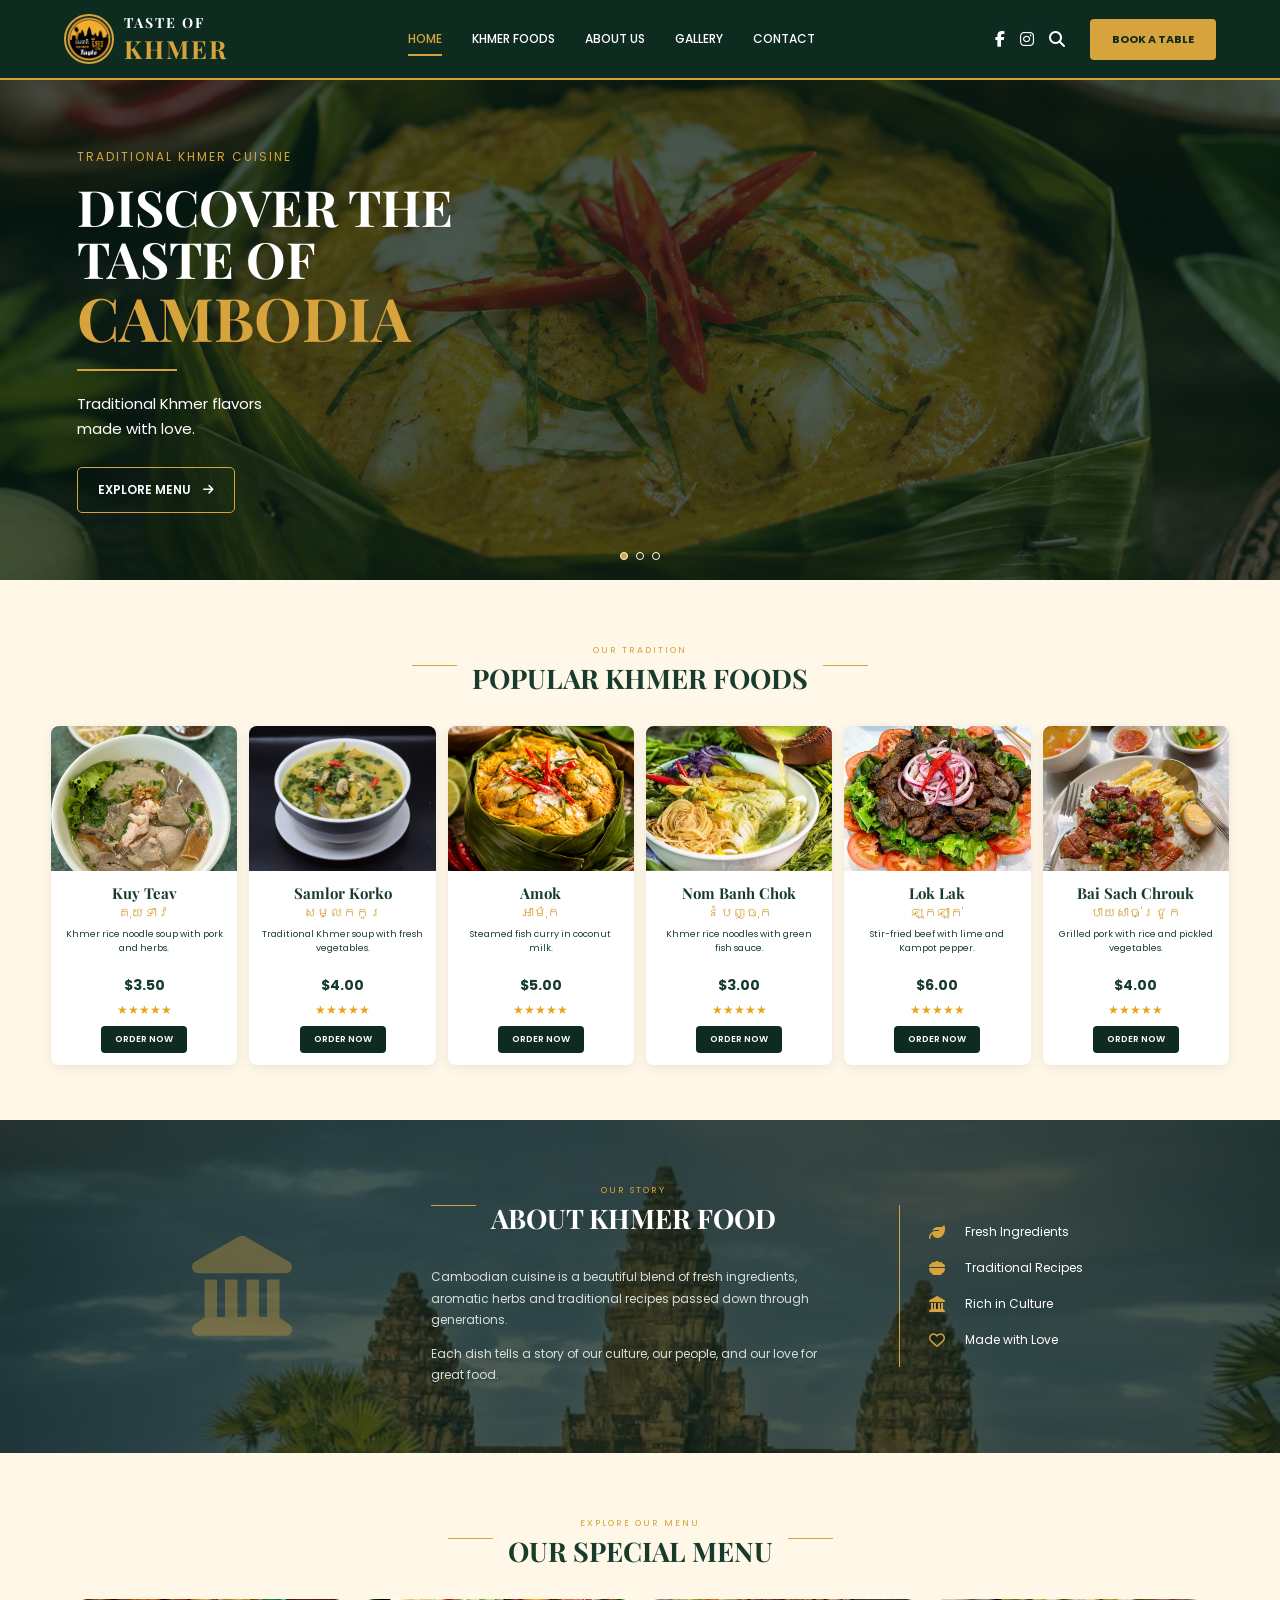
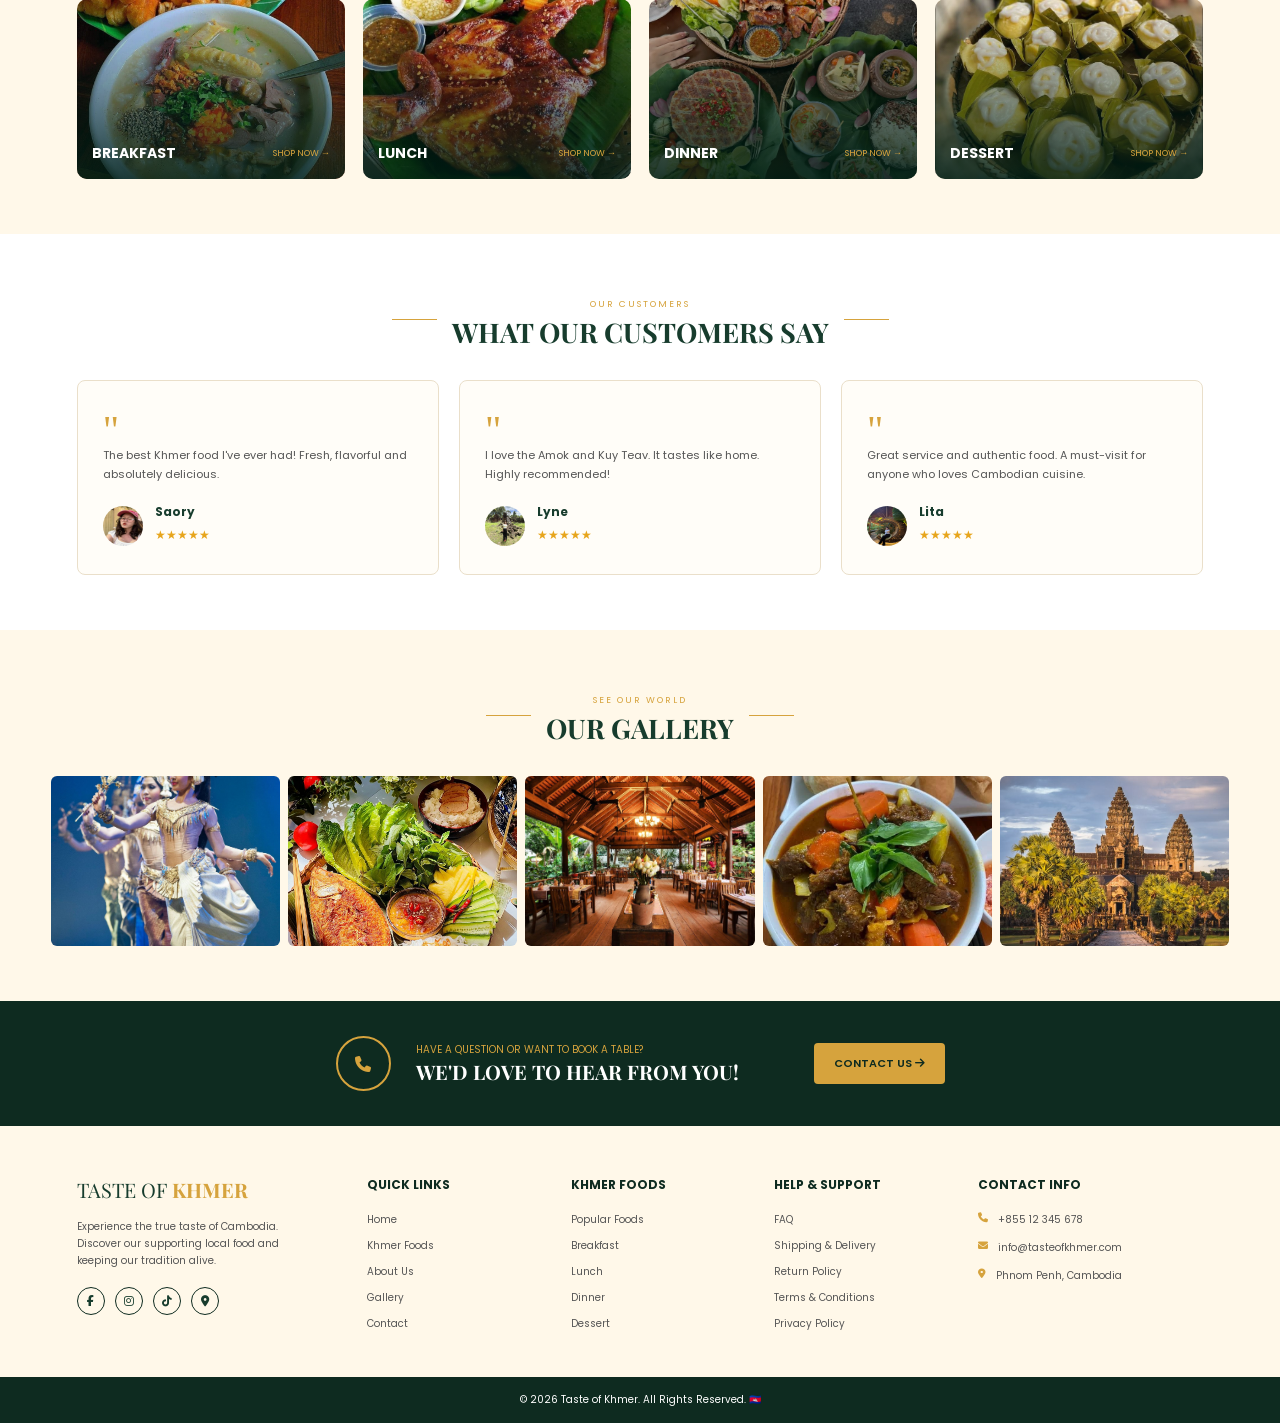
<file: index.html>
<!DOCTYPE html>
<html lang="en">
<head>
    <meta charset="UTF-8">
    <meta name="viewport" content="width=device-width, initial-scale=1.0">

    <title>Taste of Khmer</title>

    <!-- Google Fonts -->
    <link rel="preconnect" href="https://fonts.googleapis.com">
    <link rel="preconnect" href="https://fonts.gstatic.com" crossorigin>

    <link href="https://fonts.googleapis.com/css2?family=Playfair+Display:wght@400;500;600;700&family=Poppins:wght@300;400;500;600;700&display=swap" rel="stylesheet">

    <!-- Font Awesome -->
    <link rel="stylesheet"
          href="https://cdnjs.cloudflare.com/ajax/libs/font-awesome/6.5.2/css/all.min.css">

    <!-- CSS -->
    <link rel="stylesheet" href="css/style.css">
</head>

<body>

    <!-- ================= HEADER ================= -->

    <header class="header">

        <div class="logo">
            <div class="logo-icon">
                <img src="images/logo.png" alt="">
            </div>

            <div>
                <h2>TASTE OF</h2>
                <h1>KHMER</h1>
            </div>
        </div>

        <nav class="navbar">
            <a href="#" class="active">HOME</a>
            <a href="#foods">KHMER FOODS</a>
            <a href="#about">ABOUT US</a>
            <a href="#gallery">GALLERY</a>
            <a href="#contact">CONTACT</a>
        </nav>

        <div class="header-right">

            <div class="social-icons">
                <i class="fa-brands fa-facebook-f"></i>
                <i class="fa-brands fa-instagram"></i>
                <i class="fa-solid fa-magnifying-glass"></i>
            </div>

            <button class="book-btn">
                BOOK A TABLE
            </button>

        </div>

    </header>


    <!-- ================= HERO ================= -->

    <section class="hero">

        <div class="hero-content">

            <p class="small-title">TRADITIONAL KHMER CUISINE</p>

            <h1>
                DISCOVER THE<br>
                TASTE OF
                <span>CAMBODIA</span>
            </h1>

            <div class="gold-line"></div>

            <p class="hero-description">
                Traditional Khmer flavors<br>
                made with love.
            </p>

            <a href="#foods" class="main-btn">
                EXPLORE MENU
                <i class="fa-solid fa-arrow-right"></i>
            </a>

        </div>

        <div class="slider-dots">
            <span class="dot active-dot"></span>
            <span class="dot"></span>
            <span class="dot"></span>
        </div>

    </section>


    <!-- ================= POPULAR FOODS ================= -->

    <section class="foods-section" id="foods">

        <div class="section-title">

            <span></span>

            <div>
                <small>OUR TRADITION</small>
                <h2>POPULAR KHMER FOODS</h2>
            </div>

            <span></span>

        </div>


        <div class="food-container">


            <!-- Food 1 -->

            <div class="food-card">

                <div class="food-image">
                    <img src="images/Kuy Teav.jpg" alt="Kuy Teav">
                </div>

                <div class="food-info">

                    <h3>Kuy Teav</h3>

                    <p class="khmer-name">
                        គុយទាវ
                    </p>

                    <p>
                        Khmer rice noodle soup
                        with pork and herbs.
                    </p>

                    <strong>$3.50</strong>

                    <div class="rating">
                        ★★★★★
                    </div>

                    <button>
                        ORDER NOW
                    </button>

                </div>

            </div>


            <!-- Food 2 -->

            <div class="food-card">

                <div class="food-image">
                    <img src="images/Korko.jpg"
                         alt="Samlor Korko">
                </div>

                <div class="food-info">

                    <h3>Samlor Korko</h3>

                    <p class="khmer-name">
                        សម្លកកូរ
                    </p>

                    <p>
                        Traditional Khmer soup
                        with fresh vegetables.
                    </p>

                    <strong>$4.00</strong>

                    <div class="rating">
                        ★★★★★
                    </div>

                    <button>
                        ORDER NOW
                    </button>

                </div>

            </div>


            <!-- Food 3 -->

            <div class="food-card">

                <div class="food-image">
                    <img src="images/Amok.png"
                         alt="Amok">
                </div>

                <div class="food-info">

                    <h3>Amok</h3>

                    <p class="khmer-name">
                        អាម៉ុក
                    </p>

                    <p>
                        Steamed fish curry
                        in coconut milk.
                    </p>

                    <strong>$5.00</strong>

                    <div class="rating">
                        ★★★★★
                    </div>

                    <button>
                        ORDER NOW
                    </button>

                </div>

            </div>


            <!-- Food 4 -->

            <div class="food-card">

                <div class="food-image">
                    <img src="images/Nom Banhjuk.jpg"
                         alt="Nom Banh Chok">
                </div>

                <div class="food-info">

                    <h3>Nom Banh Chok</h3>

                    <p class="khmer-name">
                        នំបញ្ចុក
                    </p>

                    <p>
                        Khmer rice noodles
                        with green fish sauce.
                    </p>

                    <strong>$3.00</strong>

                    <div class="rating">
                        ★★★★★
                    </div>

                    <button>
                        ORDER NOW
                    </button>

                </div>

            </div>


            <!-- Food 5 -->

            <div class="food-card">

                <div class="food-image">
                    <img src="images/Luk Lak.jpg"
                         alt="Lok Lak">
                </div>

                <div class="food-info">

                    <h3>Lok Lak</h3>

                    <p class="khmer-name">
                        ឡុកឡាក់
                    </p>

                    <p>
                        Stir-fried beef with
                        lime and Kampot pepper.
                    </p>

                    <strong>$6.00</strong>

                    <div class="rating">
                        ★★★★★
                    </div>

                    <button>
                        ORDER NOW
                    </button>

                </div>

            </div>


            <!-- Food 6 -->

            <div class="food-card">

                <div class="food-image">
                    <img src="images/Bai Sach Jrok.jpg"
                         alt="Bai Sach Chrouk">
                </div>

                <div class="food-info">

                    <h3>Bai Sach Chrouk</h3>

                    <p class="khmer-name">
                        បាយសាច់ជ្រូក
                    </p>

                    <p>
                        Grilled pork with rice
                        and pickled vegetables.
                    </p>

                    <strong>$4.00</strong>

                    <div class="rating">
                        ★★★★★
                    </div>

                    <button>
                        ORDER NOW
                    </button>

                </div>

            </div>

        </div>

    </section>


    <!-- ================= ABOUT ================= -->

    <section class="about" id="about">

        <div class="about-decoration">
            <i class="fa-solid fa-landmark"></i>
        </div>

        <div class="about-content">

            <div class="section-title left-title">

                <span></span>

                <div>
                    <small>OUR STORY</small>
                    <h2>ABOUT KHMER FOOD</h2>
                </div>

            </div>

            <p>
                Cambodian cuisine is a beautiful blend of fresh
                ingredients, aromatic herbs and traditional recipes
                passed down through generations.
            </p>

            <p>
                Each dish tells a story of our culture, our people,
                and our love for great food.
            </p>

        </div>


        <div class="about-features">

            <div>
                <i class="fa-solid fa-leaf"></i>
                <span>Fresh Ingredients</span>
            </div>

            <div>
                <i class="fa-solid fa-bowl-food"></i>
                <span>Traditional Recipes</span>
            </div>

            <div>
                <i class="fa-solid fa-landmark"></i>
                <span>Rich in Culture</span>
            </div>

            <div>
                <i class="fa-regular fa-heart"></i>
                <span>Made with Love</span>
            </div>

        </div>

    </section>


    <!-- ================= SPECIAL MENU ================= -->

    <section class="special-menu">

        <div class="section-title">

            <span></span>

            <div>
                <small>EXPLORE OUR MENU</small>
                <h2>OUR SPECIAL MENU</h2>
            </div>

            <span></span>

        </div>


        <div class="menu-categories">

            <div class="category">
                <img src="images/Breakfast.jpg"
                     alt="Breakfast">

                <div>
                    <h3>BREAKFAST</h3>
                    <a href="#">SHOP NOW →</a>
                </div>
            </div>


            <div class="category">
                <img src="images/Lunch.jpg"
                     alt="Lunch">

                <div>
                    <h3>LUNCH</h3>
                    <a href="#">SHOP NOW →</a>
                </div>
            </div>


            <div class="category">
                <img src="images/Dinner.jpg"
                     alt="Dinner">

                <div>
                    <h3>DINNER</h3>
                    <a href="#">SHOP NOW →</a>
                </div>
            </div>


            <div class="category">
                <img src="images/Dessert.jpg"
                     alt="Dessert">

                <div>
                    <h3>DESSERT</h3>
                    <a href="#">SHOP NOW →</a>
                </div>
            </div>

        </div>

    </section>


    <!-- ================= TESTIMONIALS ================= -->

    <section class="testimonials">

        <div class="section-title">

            <span></span>

            <div>
                <small>OUR CUSTOMERS</small>
                <h2>WHAT OUR CUSTOMERS SAY</h2>
            </div>

            <span></span>

        </div>


        <div class="testimonial-container">


            <div class="testimonial-card">

                <div class="quote">
                    "
                </div>

                <p>
                    The best Khmer food I've ever had!
                    Fresh, flavorful and absolutely delicious.
                </p>

                <div class="customer">

                    <div class="customer-image">
                        <img src="images/Saory.jpg" alt="">
                    </div>

                    <div>
                        <h4>Saory</h4>
                        <div class="rating">
                            ★★★★★
                        </div>
                    </div>

                </div>

            </div>


            <div class="testimonial-card">

                <div class="quote">
                    "
                </div>

                <p>
                    I love the Amok and Kuy Teav.
                    It tastes like home. Highly recommended!
                </p>

                <div class="customer">

                    <div class="customer-image">
                        <img src="images/Lyne.jpg" alt="">
                    </div>

                    <div>
                        <h4>Lyne</h4>
                        <div class="rating">
                            ★★★★★
                        </div>
                    </div>

                </div>

            </div>


            <div class="testimonial-card">

                <div class="quote">
                    "
                </div>

                <p>
                    Great service and authentic food.
                    A must-visit for anyone who loves
                    Cambodian cuisine.
                </p>

                <div class="customer">

                    <div class="customer-image">
                        <img src="images/Lita.jpg" alt="">
                    </div>

                    <div>
                        <h4>Lita</h4>
                        <div class="rating">
                            ★★★★★
                        </div>
                    </div>

                </div>

            </div>

        </div>

    </section>


    <!-- ================= GALLERY ================= -->

    <section class="gallery" id="gallery">

        <div class="section-title">

            <span></span>

            <div>
                <small>SEE OUR WORLD</small>
                <h2>OUR GALLERY</h2>
            </div>

            <span></span>

        </div>


        <div class="gallery-container">

            <img src="images/Khmer Culture.jpg"
                 alt="Khmer culture">

            <img src="images/Khmer Food.jpg"
                 alt="Khmer food">

            <img src="images/Khmer restaurant.jpg"
                 alt="Restaurant">

            <img src="images/KuyTeav KhorKo.jpg"
                 alt="Kuy Teav">

            <img src="images/Angkor Wat bg.jpg"
                 alt="Angkor Wat">

        </div>

    </section>


    <!-- ================= CONTACT BANNER ================= -->

    <section class="contact-banner" id="contact">

        <div class="contact-icon">
            <i class="fa-solid fa-phone"></i>
        </div>

        <div>
            <p>
                HAVE A QUESTION OR WANT TO BOOK A TABLE?
            </p>

            <h2>
                WE'D LOVE TO HEAR FROM YOU!
            </h2>
        </div>

        <a href="#" class="contact-btn">
            CONTACT US
            <i class="fa-solid fa-arrow-right"></i>
        </a>

    </section>


    <!-- ================= FOOTER ================= -->

    <footer class="footer">

        <div class="footer-container">


            <!-- Logo -->

            <div class="footer-column brand">

                <div class="footer-logo">
                    TASTE OF <strong>KHMER</strong>
                </div>

                <p>
                    Experience the true taste of Cambodia.
                    Discover our supporting local food
                    and keeping our tradition alive.
                </p>

                <div class="footer-social">

                    <i class="fa-brands fa-facebook-f"></i>
                    <i class="fa-brands fa-instagram"></i>
                    <i class="fa-brands fa-tiktok"></i>
                    <i class="fa-solid fa-location-dot"></i>

                </div>

            </div>


            <!-- Quick Links -->

            <div class="footer-column">

                <h3>QUICK LINKS</h3>

                <a href="#">Home</a>
                <a href="#foods">Khmer Foods</a>
                <a href="#about">About Us</a>
                <a href="#gallery">Gallery</a>
                <a href="#contact">Contact</a>

            </div>


            <!-- Khmer Foods -->

            <div class="footer-column">

                <h3>KHMER FOODS</h3>

                <a href="#">Popular Foods</a>
                <a href="#">Breakfast</a>
                <a href="#">Lunch</a>
                <a href="#">Dinner</a>
                <a href="#">Dessert</a>

            </div>


            <!-- Support -->

            <div class="footer-column">

                <h3>HELP & SUPPORT</h3>

                <a href="#">FAQ</a>
                <a href="#">Shipping & Delivery</a>
                <a href="#">Return Policy</a>
                <a href="#">Terms & Conditions</a>
                <a href="#">Privacy Policy</a>

            </div>


            <!-- Contact -->

            <div class="footer-column">

                <h3>CONTACT INFO</h3>

                <p>
                    <i class="fa-solid fa-phone"></i>
                    +855 12 345 678
                </p>

                <p>
                    <i class="fa-solid fa-envelope"></i>
                    info@tasteofkhmer.com
                </p>

                <p>
                    <i class="fa-solid fa-location-dot"></i>
                    Phnom Penh, Cambodia
                </p>

            </div>

        </div>


        <div class="copyright">

            © 2026 Taste of Khmer.
            All Rights Reserved. 🇰🇭

        </div>

    </footer>


</body>
</html>
</file>
<file: css/style.css>
/* =========================
   RESET
========================= */

* {
    margin: 0;
    padding: 0;
    box-sizing: border-box;
}

html {
    scroll-behavior: smooth;
}

body {
    font-family: "Poppins", sans-serif;
    background: #fffaf0;
    color: #173c2d;
}

img {
    width: 100%;
    display: block;
}

a {
    text-decoration: none;
    color: inherit;
}

button {
    font-family: inherit;
    cursor: pointer;
}


/* =========================
   COLORS
========================= */

:root {
    --dark-green: #0e2b20;
    --green: #164936;
    --gold: #d6a33d;
    --light-gold: #e8c56f;
    --cream: #fff8e9;
    --white: #ffffff;
    --text: #19382c;
}


/* =========================
   HEADER
========================= */

.header {
    height: 80px;
    background: var(--dark-green);
    color: white;

    display: flex;
    align-items: center;
    justify-content: space-between;

    padding: 0 5%;

    border-bottom: 2px solid var(--gold);
}


/* Logo */

.logo {
    display: flex;
    align-items: center;
    gap: 10px;
}

.logo-icon {
    width: 50px;
    height: 50px;

    border: 2px solid var(--gold);
    border-radius: 50%;

    display: flex;
    align-items: center;
    justify-content: center;

    color: var(--gold);
}

.logo h2 {
    font-family: "Playfair Display", serif;
    font-size: 14px;
    letter-spacing: 2px;
}

.logo h1 {
    font-family: "Playfair Display", serif;
    font-size: 25px;
    color: var(--gold);
    letter-spacing: 2px;
}

.logo span {
    font-size: 7px;
    letter-spacing: 1px;
}


/* Navigation */

.navbar {
    display: flex;
    gap: 30px;
}

.navbar a {
    font-size: 12px;
    font-weight: 500;
    transition: 0.3s;
    position: relative;
}

.navbar a::after{
    content: "";
    position: absolute;
    left: 50%;
    bottom: -8px;
    width: 0;
    height: 2px;
    background: #D69F3C;
    transform: translateX(-50%);
    transition: 0.3s;
}

.navbar a:hover,
.navbar .active {
    color: var(--gold);
}

.navbar a:hover::after,
.navbar a.active::after{
    width: 100%;
}

/* Header right */

.header-right {
    display: flex;
    align-items: center;
    gap: 25px;
}

.social-icons {
    display: flex;
    gap: 15px;
}

.social-icons i {
    cursor: pointer;
}

.book-btn {
    border: none;
    background: var(--gold);
    color: var(--dark-green);

    padding: 12px 22px;

    font-size: 11px;
    font-weight: 700;

    border-radius: 4px;
}


/* =========================
   HERO
========================= */

.hero {
    height: 500px;

    background:
        linear-gradient(
            rgba(7, 30, 21, 0.72),
            rgba(7, 30, 21, 0.72)
        ),
        url("../images/Amok-bg.png");

    background-size: cover;
    background-position: center;

    position: relative;

    display: flex;
    align-items: center;
}

.hero-content {
    width: 50%;
    margin-left: 6%;
    color: white;
}

.small-title {
    color: var(--gold);
    font-size: 12px;
    letter-spacing: 2px;
    margin-bottom: 15px;
}

.hero h1 {
    font-family: "Playfair Display", serif;
    font-size: 50px;
    line-height: 1.05;
}

.hero h1 span {
    display: block;
    color: var(--gold);
    font-size: 60px;
}

.gold-line {
    width: 100px;
    height: 2px;
    background: var(--gold);
    margin: 20px 0;
}

.hero-description {
    font-size: 15px;
    line-height: 1.7;
    margin-bottom: 25px;
}

.main-btn {
    display: inline-flex;
    align-items: center;
    gap: 12px;

    padding: 13px 20px;

    border: 1px solid var(--gold);
    border-radius: 5px;

    font-size: 12px;
    font-weight: 600;

    transition: 0.3s;
}

.main-btn:hover {
    background: var(--gold);
    color: var(--dark-green);
}

.slider-dots {
    position: absolute;
    bottom: 20px;
    left: 50%;

    transform: translateX(-50%);

    display: flex;
    gap: 8px;
}

.dot {
    width: 8px;
    height: 8px;

    border: 1px solid white;
    border-radius: 50%;
}

.active-dot {
    background: var(--gold);
}


/* =========================
   SECTION TITLE
========================= */

.section-title {
    display: flex;
    align-items: center;
    justify-content: center;

    gap: 15px;

    margin-bottom: 30px;
}

.section-title > span {
    width: 45px;
    height: 1px;
    background: var(--gold);
}

.section-title div {
    text-align: center;
}

.section-title small {
    color: var(--gold);
    font-size: 9px;
    letter-spacing: 2px;
}

.section-title h2 {
    font-family: "Playfair Display", serif;
    font-size: 27px;
}


/* =========================
   POPULAR FOODS
========================= */

.foods-section {
    padding: 55px 4%;
    background: var(--cream);
}

.food-container {
    display: grid;

    grid-template-columns:
        repeat(6, 1fr);

    gap: 12px;
}

.food-card {
    background: white;

    border-radius: 8px;
    overflow: hidden;

    box-shadow:
        0 3px 12px rgba(0, 0, 0, 0.08);

    transition: 0.3s;
}

.food-card:hover {
    transform: translateY(-6px);
}

.food-image {
    height: 145px;
    overflow: hidden;
}

.food-image img {
    height: 100%;
    object-fit: cover;

    transition: 0.4s;
}

.food-card:hover img {
    transform: scale(1.08);
}

.food-info {
    padding: 12px;
    text-align: center;
}

.food-info h3 {
    font-family: "Playfair Display", serif;
    font-size: 15px;
}

.khmer-name {
    color: var(--gold);
    font-size: 13px;
}

.food-info p:not(.khmer-name) {
    font-size: 9px;
    line-height: 1.5;
    min-height: 42px;
    margin: 5px 0;
}

.food-info strong {
    display: block;
    font-size: 14px;
}

.rating {
    color: #e7a51c;
    font-size: 12px;
    margin: 5px 0;
}

.food-info button {
    background: var(--dark-green);
    color: white;

    border: none;

    padding: 7px 14px;

    font-size: 9px;
    font-weight: 600;

    border-radius: 4px;
}

.food-info button:hover {
    background: var(--gold);
    color: var(--dark-green);
}


/* =========================
   ABOUT
========================= */

.about {
    background: var(--dark-green);
    color: white;

    padding: 55px 8%;

    display: grid;
    grid-template-columns: 1fr 1.5fr 1fr;

    gap: 50px;

    align-items: center;
    background-image:  linear-gradient(
            rgba(7, 30, 21, 0.72),
            rgba(7, 30, 21, 0.72)
        ), url(/images/Angkor\ Wat\ bg.jpg);
    background-size: cover;
}

.about-decoration {
    height: 150px;

    display: flex;
    justify-content: center;
    align-items: center;

    font-size: 100px;
    color: rgba(214, 163, 61, 0.35);
}

.left-title {
    justify-content: flex-start;
}

.left-title h2 {
    color: white;
}

.about-content > p {
    color: #d6ded9;
    font-size: 12px;
    line-height: 1.8;
    margin-bottom: 12px;
}

.about-features {
    border-left: 1px solid var(--gold);
    padding-left: 25px;
}

.about-features div {
    display: flex;
    align-items: center;
    gap: 15px;
    margin: 18px 0;
}

.about-features i {
    color: var(--gold);
    width: 25px;
    text-align: center;
}

.about-features span {
    font-size: 12px;
}


/* =========================
   SPECIAL MENU
========================= */

.special-menu {
    padding: 55px 6%;
    background: var(--cream);
}

.menu-categories {
    display: grid;
    grid-template-columns: repeat(4, 1fr);
    gap: 18px;
}

.category {
    position: relative;
    height: 180px;

    border-radius: 10px;
    overflow: hidden;
}

.category img {
    height: 100%;
    object-fit: cover;

    transition: 0.4s;
}

.category:hover img {
    transform: scale(1.08);
}

.category::after {
    content: "";

    position: absolute;

    inset: 0;

    background:
        linear-gradient(
            transparent,
            rgba(0, 30, 20, 0.85)
        );
}

.category div {
    position: absolute;

    bottom: 15px;
    left: 15px;
    right: 15px;

    z-index: 2;

    color: white;

    display: flex;
    align-items: center;
    justify-content: space-between;
}

.category h3 {
    font-size: 14px;
}

.category a {
    font-size: 9px;
    color: var(--gold);
}


/* =========================
   TESTIMONIALS
========================= */

.testimonials {
    padding: 55px 6%;
    background: white;
}

.testimonial-container {
    display: grid;
    grid-template-columns: repeat(3, 1fr);
    gap: 20px;
}

.testimonial-card {
    border: 1px solid #eadfca;

    border-radius: 8px;

    padding: 25px;

    position: relative;

    background: #fffdf8;
}

.quote {
    color: var(--gold);
    font-family: serif;
    font-size: 40px;
    height: 25px;
}

.testimonial-card > p {
    font-size: 11px;
    line-height: 1.7;
    color: #555;

    margin: 15px 0 20px;
}

.customer {
    display: flex;
    align-items: center;
    gap: 12px;
}

.customer-image img{
    width: 40px;
    height: 40px;

    border-radius: 50%;

    background: var(--green);
    color: var(--gold);

    display: flex;
    align-items: center;
    justify-content: center;

    font-weight: 600;
}

.customer h4 {
    font-size: 12px;
}


/* =========================
   GALLERY
========================= */

.gallery {
    padding: 55px 4%;
    background: var(--cream);
}

.gallery-container {
    display: grid;

    grid-template-columns:
        repeat(5, 1fr);

    gap: 8px;
}

.gallery-container img {
    height: 170px;
    object-fit: cover;

    border-radius: 6px;

    transition: 0.3s;
}

.gallery-container img:hover {
    transform: scale(1.03);
}


/* =========================
   CONTACT BANNER
========================= */

.contact-banner {
    background: var(--dark-green);
    color: white;

    padding: 35px 8%;

    display: flex;
    align-items: center;

    justify-content: center;

    gap: 25px;
}

.contact-icon {
    width: 55px;
    height: 55px;

    border: 2px solid var(--gold);
    border-radius: 50%;

    color: var(--gold);

    display: flex;
    align-items: center;
    justify-content: center;
}

.contact-banner p {
    font-size: 10px;
    color: var(--gold);
}

.contact-banner h2 {
    font-family: "Playfair Display", serif;
    font-size: 20px;
}

.contact-btn {
    margin-left: 50px;

    background: var(--gold);
    color: var(--dark-green);

    padding: 12px 20px;

    font-size: 11px;
    font-weight: 600;

    border-radius: 4px;
}


/* =========================
   FOOTER
========================= */

.footer {
    background: var(--cream);
}

.footer-container {
    padding: 50px 6% 35px;

    display: grid;

    grid-template-columns:
        1.5fr 1fr 1fr 1fr 1.3fr;

    gap: 30px;
}

.footer-column h3 {
    font-size: 12px;
    margin-bottom: 18px;
    color: var(--dark-green);
}

.footer-column a {
    display: block;

    font-size: 10px;
    color: #555;

    margin-bottom: 10px;

    transition: 0.3s;
}

.footer-column a:hover {
    color: var(--gold);
}

.footer-logo {
    font-family: "Playfair Display", serif;
    font-size: 20px;
    margin-bottom: 15px;
}

.footer-logo strong {
    color: var(--gold);
}

.brand p {
    font-size: 10px;
    line-height: 1.7;
    color: #666;
    max-width: 220px;
}

.footer-social {
    display: flex;
    gap: 10px;
    margin-top: 18px;
}

.footer-social i {
    width: 28px;
    height: 28px;

    border: 1px solid var(--dark-green);
    border-radius: 50%;

    display: flex;
    align-items: center;
    justify-content: center;

    font-size: 11px;
}

.footer-column > p {
    font-size: 10px;
    color: #555;

    margin-bottom: 12px;

    display: flex;
    gap: 10px;
}

.footer-column > p i {
    color: var(--gold);
}

.copyright {
    background: var(--dark-green);
    color: white;

    text-align: center;

    padding: 15px;

    font-size: 10px;
}


/* =========================
   RESPONSIVE
========================= */

@media (max-width: 1100px) {

    .navbar {
        gap: 15px;
    }

    .food-container {
        grid-template-columns:
            repeat(3, 1fr);
    }

    .about {
        grid-template-columns: 1fr 2fr;
    }

    .about-decoration {
        display: none;
    }

    .gallery-container {
        grid-template-columns:
            repeat(3, 1fr);
    }

    .footer-container {
        grid-template-columns:
            repeat(3, 1fr);
    }
}


@media (max-width: 768px) {

    .header {
        height: auto;
        padding: 15px 5%;

        flex-wrap: wrap;
        gap: 15px;
    }

    .navbar {
        order: 3;
        width: 100%;

        justify-content: center;

        flex-wrap: wrap;
    }

    .header-right {
        gap: 10px;
    }

    .social-icons {
        display: none;
    }

    .hero {
        height: 500px;
    }

    .hero-content {
        width: 85%;
        margin-left: 7%;
    }

    .hero h1 {
        font-size: 38px;
    }

    .hero h1 span {
        font-size: 45px;
    }

    .food-container {
        grid-template-columns:
            repeat(2, 1fr);
    }

    .about {
        grid-template-columns: 1fr;
        padding: 45px 7%;
    }

    .about-features {
        border-left: none;
        border-top: 1px solid var(--gold);
        padding: 20px 0 0;
    }

    .menu-categories {
        grid-template-columns:
            repeat(2, 1fr);
    }

    .testimonial-container {
        grid-template-columns: 1fr;
    }

    .gallery-container {
        grid-template-columns:
            repeat(2, 1fr);
    }

    .contact-banner {
        flex-wrap: wrap;
        text-align: center;
    }

    .contact-btn {
        margin-left: 0;
    }

    .footer-container {
        grid-template-columns:
            repeat(2, 1fr);
    }
}


@media (max-width: 500px) {

    .logo {
        transform: scale(0.85);
        transform-origin: left;
    }

    .book-btn {
        padding: 9px 12px;
        font-size: 9px;
    }

    .navbar a {
        font-size: 10px;
    }

    .hero h1 {
        font-size: 30px;
    }

    .hero h1 span {
        font-size: 36px;
    }

    .food-container {
        grid-template-columns: 1fr;
    }

    .menu-categories {
        grid-template-columns: 1fr;
    }

    .gallery-container {
        grid-template-columns: 1fr;
    }

    .footer-container {
        grid-template-columns: 1fr;
    }
}
</file>
